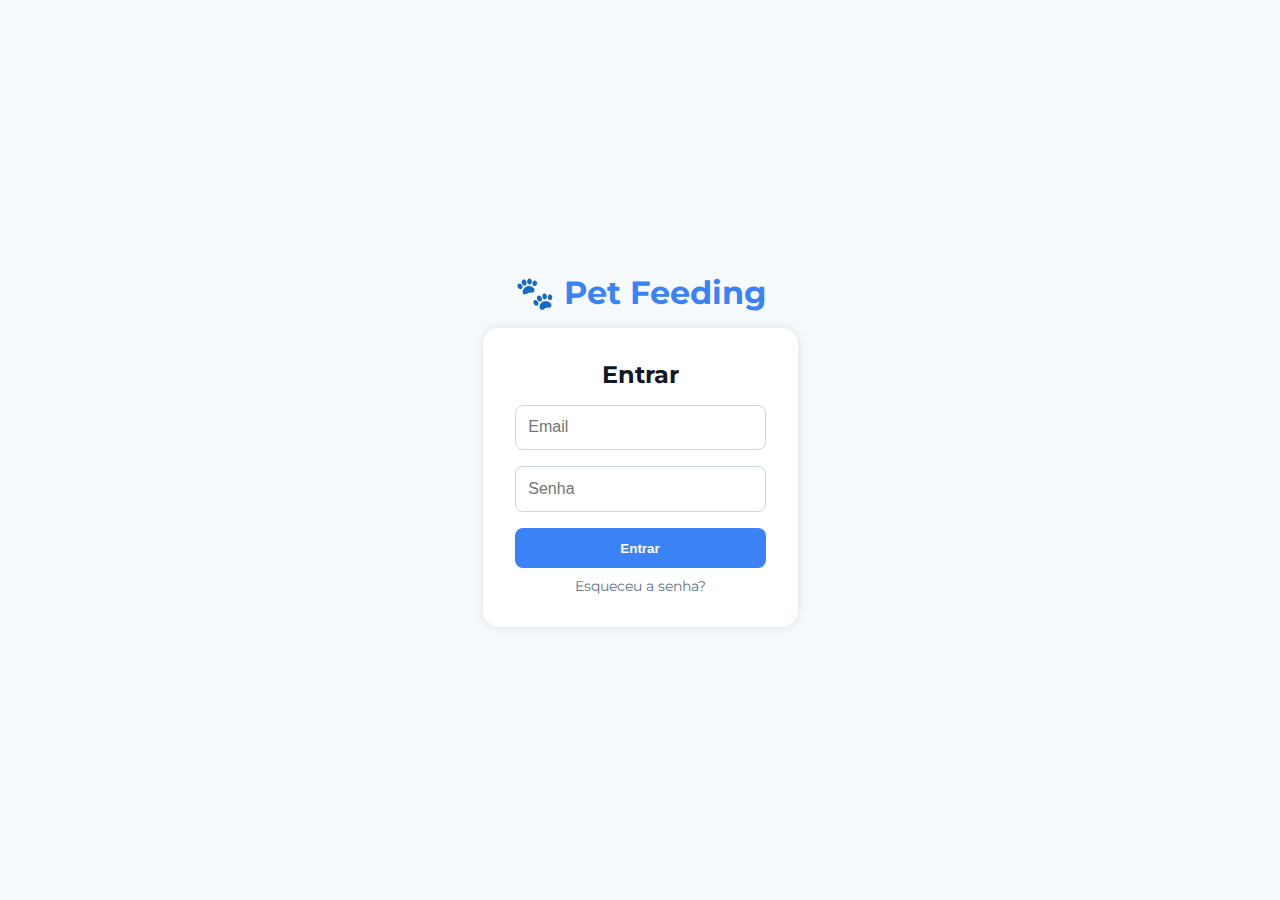
<file: index.html>
<!DOCTYPE html>
<html lang="pt-BR">
<head>
  <meta charset="UTF-8" />
  <meta name="viewport" content="width=device-width, initial-scale=1.0"/>
  <title>Login - Pet Feeding</title>
  <link rel="stylesheet" href="styles/index.css" />
  <link rel="stylesheet" href="https://cdnjs.cloudflare.com/ajax/libs/font-awesome/6.4.0/css/all.min.css" />
  <link href="https://fonts.googleapis.com/css2?family=Montserrat&display=swap" rel="stylesheet">
</head>
<body>
  <div class="container">
    <h1 class="logo">🐾 Pet Feeding</h1>
    <div class="card">
      <h2>Entrar</h2>
      <input type="email" placeholder="Email" />
      <input type="password" placeholder="Senha" />
      <a href="home.html"><button class="btn-primary">Entrar</button></a>
      <a href="#" class="link">Esqueceu a senha?</a>
    </div>
  </div>
</body>
</html>
</file>
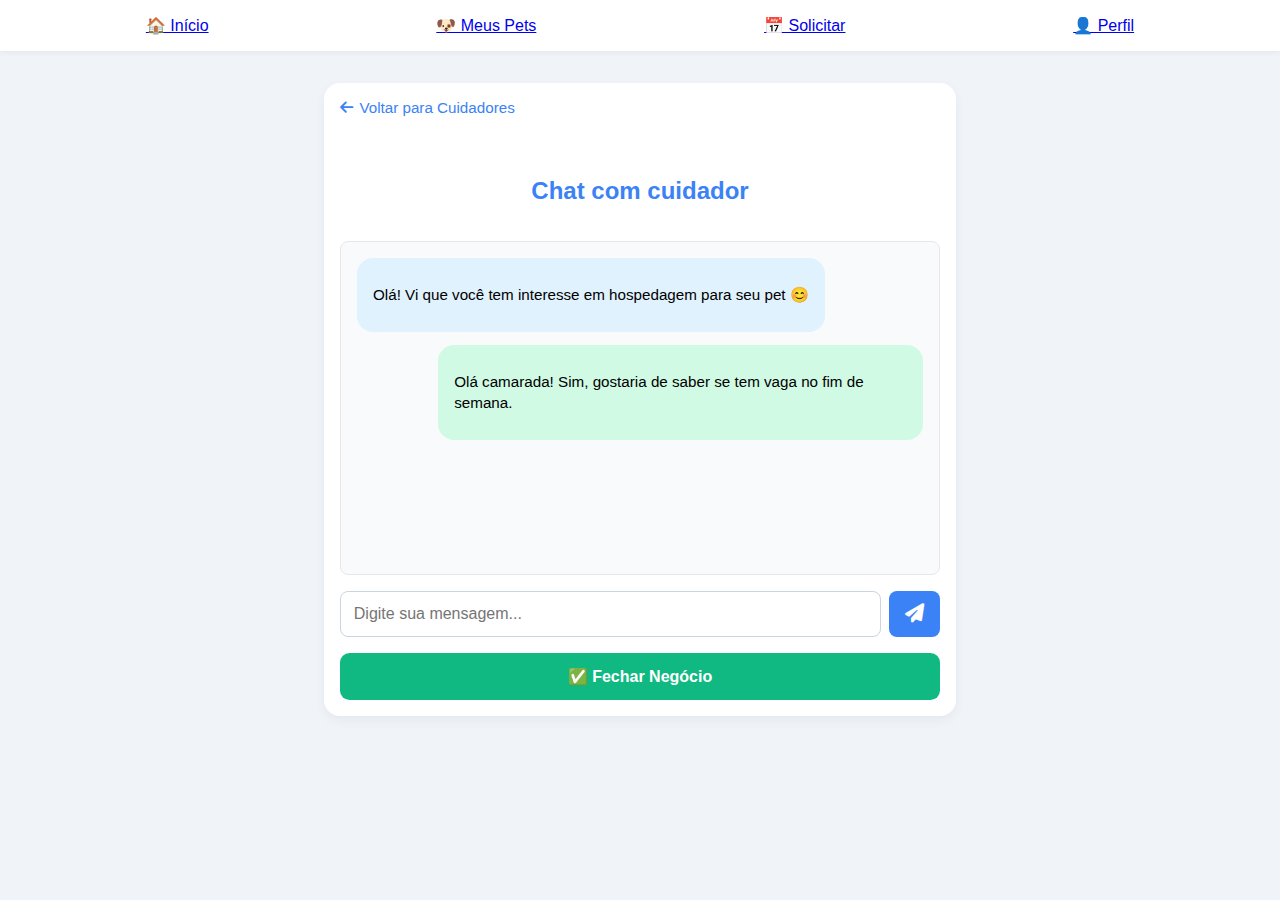
<file: chat-cuidador.html>
<!DOCTYPE html>
<html lang="pt-BR">
<head>
  <meta charset="UTF-8" />
  <meta name="viewport" content="width=device-width, initial-scale=1.0" />
  <title>Chat com Cuidador - Pet Feeding</title>
  <link rel="stylesheet" href="styles/chat-cuidador.css" />
  <link rel="stylesheet" href="styles/navbar.css" />
  <link rel="stylesheet" href="https://cdnjs.cloudflare.com/ajax/libs/font-awesome/6.4.0/css/all.min.css" />
</head>
<body>
  <!-- Navbar -->
  <nav class="navbar">
    <a href="home.html">🏠 Início</a>
    <a href="meus-pets.html">🐶 Meus Pets</a>
    <a href="solicitar.html">📅 Solicitar</a>
    <a href="perfil.html">👤 Perfil</a>
  </nav>

  <div class="chat-container">
    <!-- Seta de voltar -->
    <div class="voltar">
      <a href="cuidador.html"><i class="fas fa-arrow-left"></i> Voltar para Cuidadores</a>
    </div>

    <h2 class="chat-title">Chat com cuidador</h2>

    <div class="chat-box">
      <div class="message received">
        <p>Olá! Vi que você tem interesse em hospedagem para seu pet 😊</p>
      </div>
      <div class="message sent">
        <p>Olá camarada! Sim, gostaria de saber se tem vaga no fim de semana.</p>
      </div>
    </div>

    <form class="chat-input">
      <input type="text" placeholder="Digite sua mensagem..." />
      <button type="submit"><i class="fas fa-paper-plane"></i></button>
    </form>

    <button id="fechar-btn" class="btn-finalizar">✅ Fechar Negócio</button>
  </div>

  <script>
    const form = document.querySelector(".chat-input");
    const input = form.querySelector("input");
    const chatBox = document.querySelector(".chat-box");
    const fecharBtn = document.getElementById("fechar-btn");

    form.addEventListener("submit", (e) => {
      e.preventDefault();
      const text = input.value.trim();
      if (text) {
        const msg = document.createElement("div");
        msg.classList.add("message", "sent");
        msg.innerHTML = `<p>${text}</p>`;
        chatBox.appendChild(msg);
        chatBox.scrollTop = chatBox.scrollHeight;
        input.value = "";
      }
    });

    fecharBtn.addEventListener("click", () => {
      fecharBtn.textContent = "Negócio fechado ✅";
      fecharBtn.style.backgroundColor = "#047857";
      fecharBtn.disabled = true;
    });
  </script>
  <script src="scripts/navbar-toggle.js"></script>
</body>
</html>
</file>
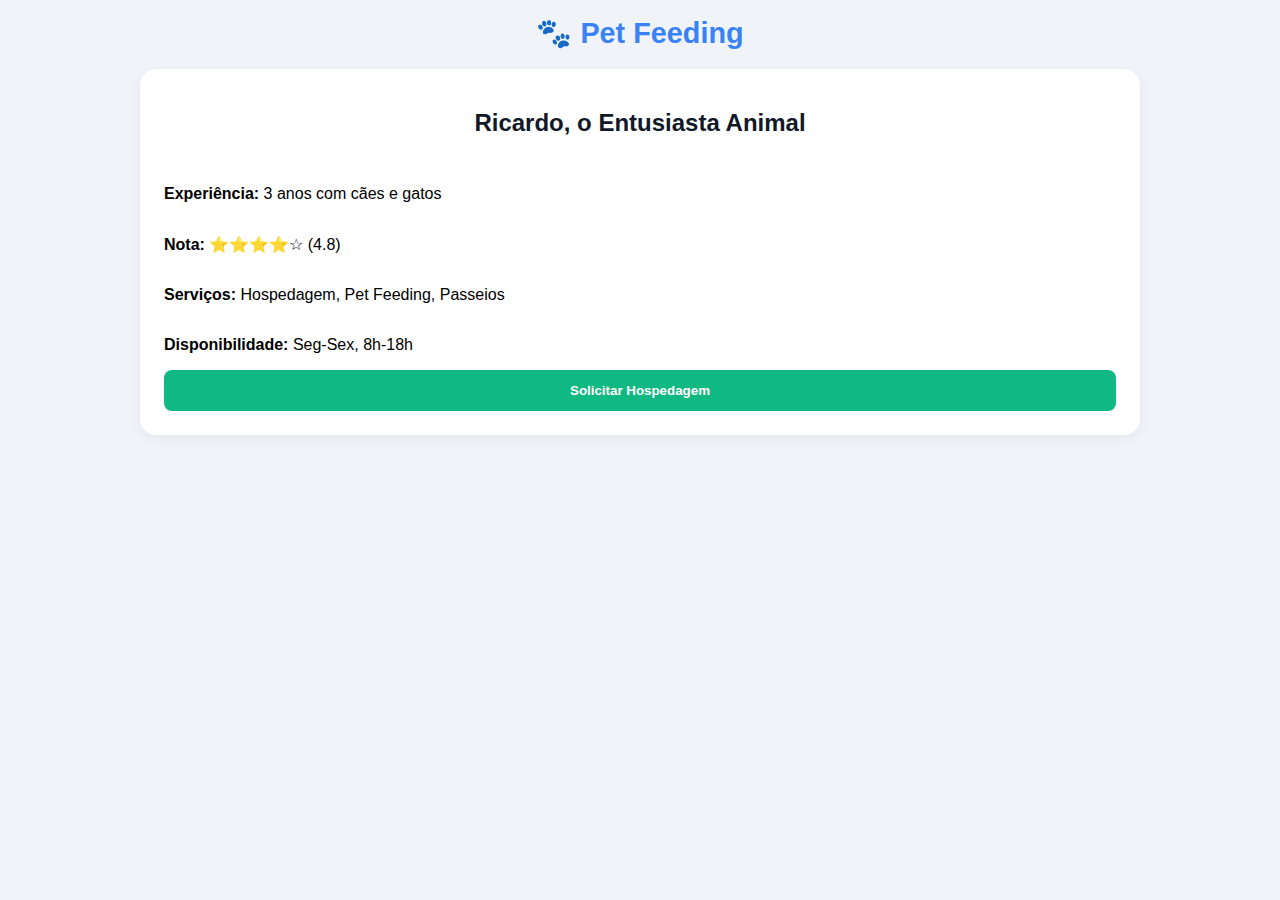
<file: cuidador.html>
<!DOCTYPE html>
<html lang="pt-BR">
<head>
  <meta charset="UTF-8">
  <meta name="viewport" content="width=device-width, initial-scale=1.0">
  <title>Cuidador - Pet Feeding</title>
  <link rel="stylesheet" href="styles/cuidador.css">
</head>
<body>
  <div class="container">
    <h1 class="logo">🐾 Pet Feeding</h1>
    <div class="card">
      <h2>Ricardo, o Entusiasta Animal</h2>
      <p><strong>Experiência:</strong> 3 anos com cães e gatos</p>
      <p><strong>Nota:</strong> ⭐⭐⭐⭐☆ (4.8)</p>
      <p><strong>Serviços:</strong> Hospedagem, Pet Feeding, Passeios</p>
      <p><strong>Disponibilidade:</strong> Seg-Sex, 8h-18h</p>
      <button class="btn-primary">Solicitar Hospedagem</button>
    </div>
  </div>
</body>
</html>
</file>
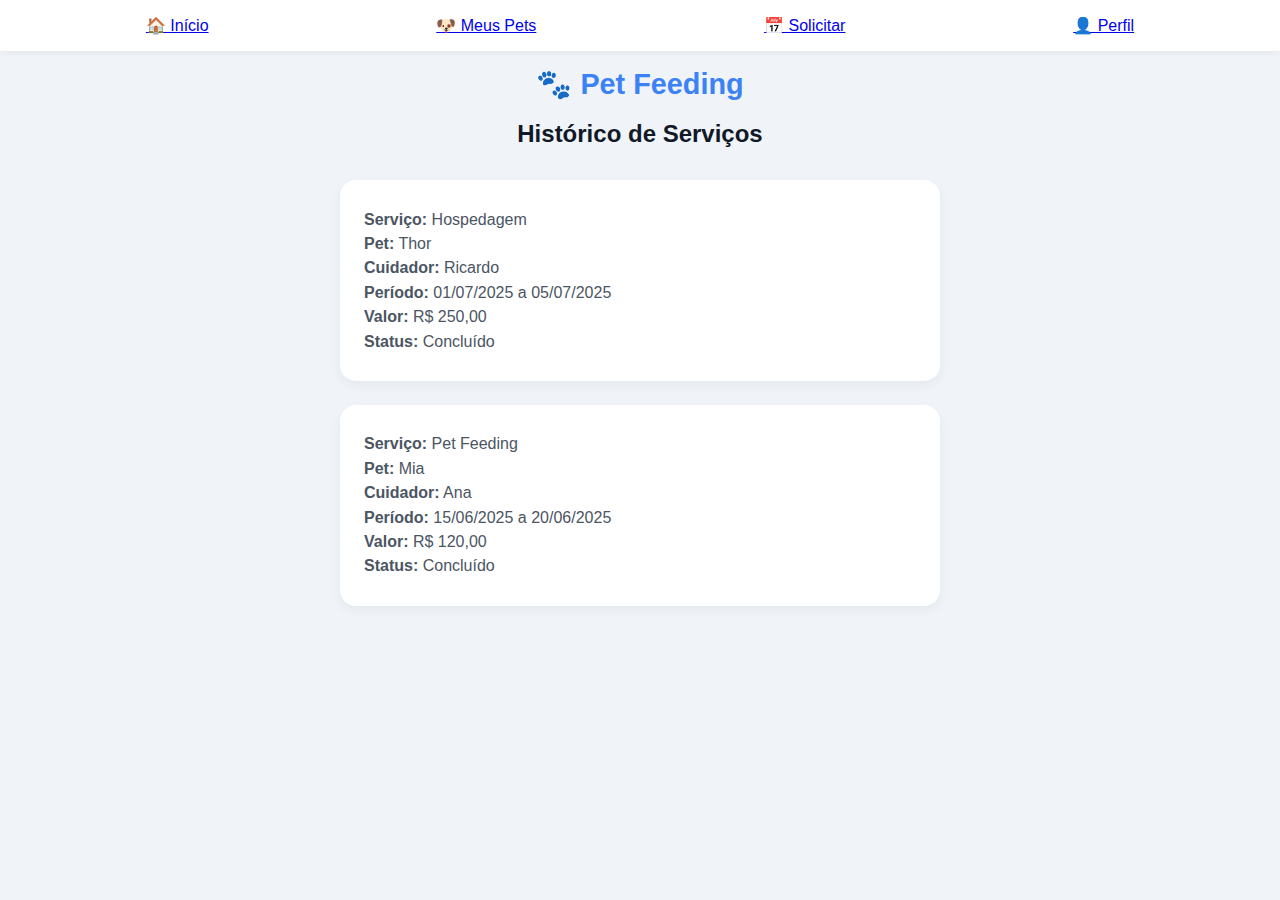
<file: historico.html>
<!DOCTYPE html>
<html lang="pt-BR">
<head>
  <meta charset="UTF-8" />
  <meta name="viewport" content="width=device-width, initial-scale=1" />
  <title>Histórico - Pet Feeding</title>
  <link rel="stylesheet" href="styles/historico.css" />
  <link rel="stylesheet" href="styles/navbar.css" />
</head>
<body>

  <!-- Navbar -->
  <nav class="navbar">
    <a href="home.html">🏠 Início</a>
    <a href="meus-pets.html">🐶 Meus Pets</a>
    <a href="solicitar.html">📅 Solicitar</a>
    <a href="perfil.html">👤 Perfil</a>
  </nav>

  <div class="container">
    <h1 class="logo">🐾 Pet Feeding</h1>
    <h2>Histórico de Serviços</h2>

    <div class="card">
      <p><strong>Serviço:</strong> Hospedagem</p>
      <p><strong>Pet:</strong> Thor</p>
      <p><strong>Cuidador:</strong> Ricardo</p>
      <p><strong>Período:</strong> 01/07/2025 a 05/07/2025</p>
      <p><strong>Valor:</strong> R$ 250,00</p>
      <p><strong>Status:</strong> Concluído</p>
    </div>

    <div class="card">
      <p><strong>Serviço:</strong> Pet Feeding</p>
      <p><strong>Pet:</strong> Mia</p>
      <p><strong>Cuidador:</strong> Ana</p>
      <p><strong>Período:</strong> 15/06/2025 a 20/06/2025</p>
      <p><strong>Valor:</strong> R$ 120,00</p>
      <p><strong>Status:</strong> Concluído</p>
    </div>
  </div>
  <script src="scripts/navbar-toggle.js"></script>
</body>

</html>
</file>
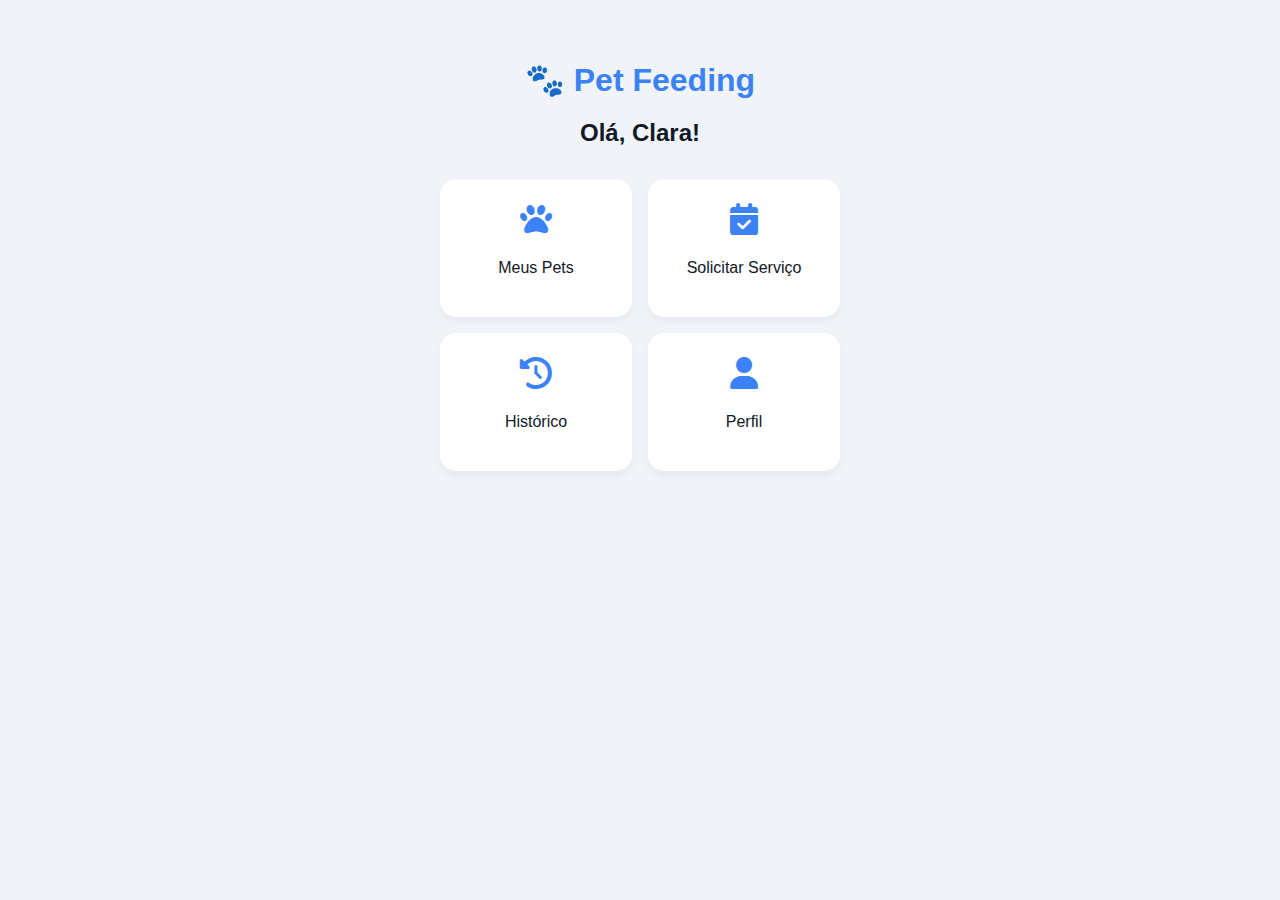
<file: home.html>
<!DOCTYPE html>
<html lang="pt-BR">
<head>
  <meta charset="UTF-8" />
  <meta name="viewport" content="width=device-width, initial-scale=1.0"/>
  <title>Início - Pet Feeding</title>
  <link rel="stylesheet" href="styles/home.css" />
  <link rel="stylesheet" href="https://cdnjs.cloudflare.com/ajax/libs/font-awesome/6.4.0/css/all.min.css" />
</head>
<body>
  <div class="container">
    <h1 class="logo">🐾 Pet Feeding</h1>
    <h2>Olá, Clara!</h2>
    <div class="grid">
      <a href="meus-pets.html" class="card-link"><i class="fas fa-paw"></i><p>Meus Pets</p></a>
      <a href="solicitar.html" class="card-link"><i class="fas fa-calendar-check"></i><p>Solicitar Serviço</p></a>
      <a href="#" class="card-link"><i class="fas fa-history"></i><p>Histórico</p></a>
      <a href="#" class="card-link"><i class="fas fa-user"></i><p>Perfil</p></a>
    </div>
  </div>
</body>
</html>
</file>
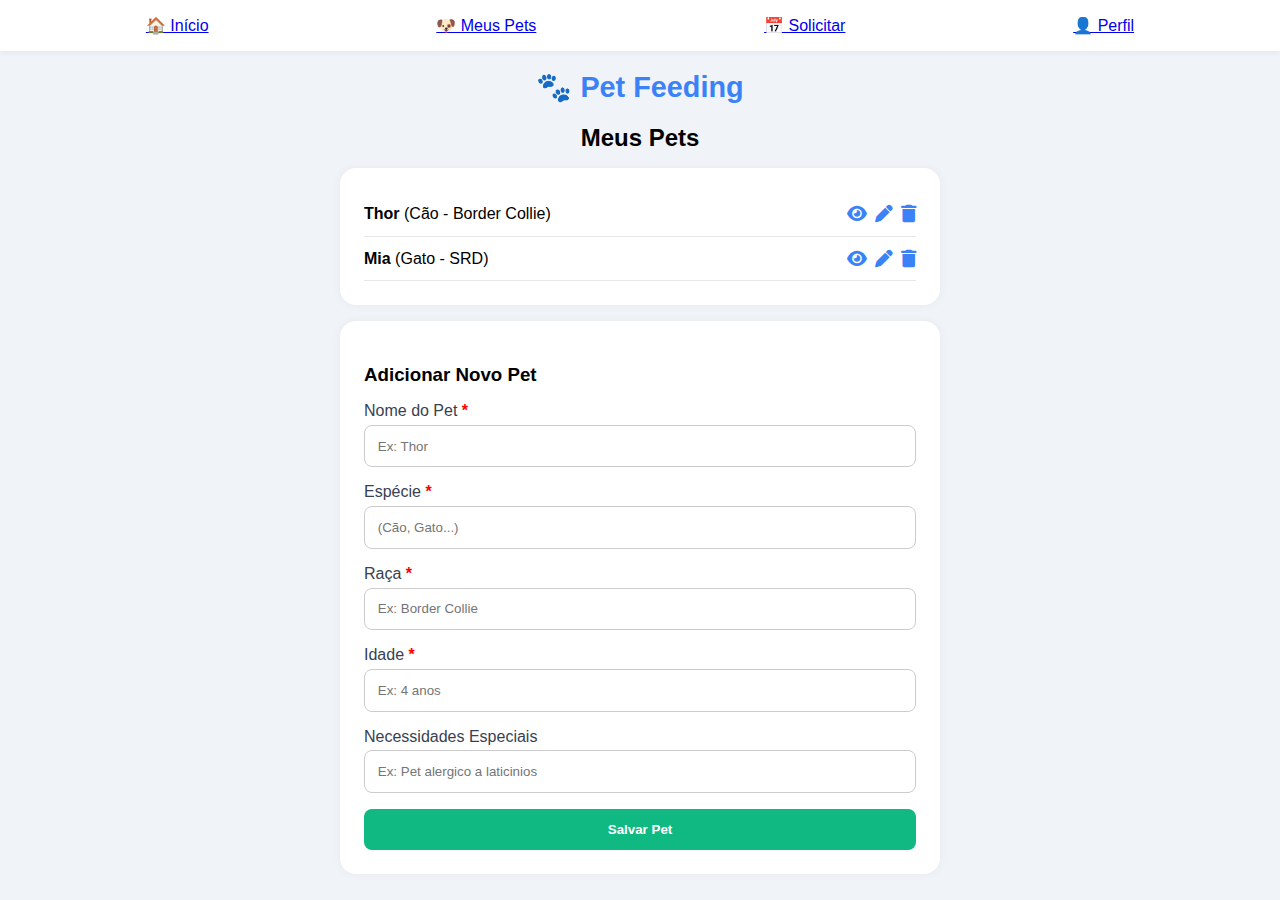
<file: meus-pets.html>
<!DOCTYPE html>
<html lang="pt-BR">

<head>
    <meta charset="UTF-8" />
    <meta name="viewport" content="width=device-width, initial-scale=1.0" />
    <title>Meus Pets - Pet Feeding</title>
    <link rel="stylesheet" href="styles/navbar.css" />
    <link rel="stylesheet" href="styles/meus-pets.css" />
    <link rel="stylesheet" href="https://cdnjs.cloudflare.com/ajax/libs/font-awesome/6.4.0/css/all.min.css" />
</head>

<body>

    <nav class="navbar">
        <a href="home.html">🏠 Início</a>
        <a href="meus-pets.html">🐶 Meus Pets</a>
        <a href="solicitar.html">📅 Solicitar</a>
        <a href="perfil.html">👤 Perfil</a>
    </nav>

    <div class="container">
        <h1 class="logo">🐾 Pet Feeding</h1>
        <h2>Meus Pets</h2>


        <div class="card">
            <div class="pet-item">
                <div class="pet-info">
                    <p><strong>Thor</strong> (Cão - Border Collie)</p>
                </div>
                <div class="crud-icons">
                    <i class="fas fa-eye" title="Visualizar"></i>
                    <i class="fas fa-pen" title="Editar"></i>
                    <i class="fas fa-trash" title="Excluir"></i>
                </div>
            </div>

            <div class="pet-item">
                <div class="pet-info">
                    <p><strong>Mia</strong> (Gato - SRD)</p>
                </div>
                <div class="crud-icons">
                    <i class="fas fa-eye" title="Visualizar"></i>
                    <i class="fas fa-pen" title="Editar"></i>
                    <i class="fas fa-trash" title="Excluir"></i>
                </div>
            </div>
        </div>


        <!-- Formulário de adição -->
        <div class="card">
            <h3>Adicionar Novo Pet</h3>

            <label for="nome">Nome do Pet <span class="required">*</span></label>
            <input id="nome" type="text" placeholder="Ex: Thor" />

            <label for="especie">Espécie <span class="required">*</span></label>
            <input id="especie" type="text" placeholder="(Cão, Gato...)" />

            <label for="raca">Raça <span class="required">*</span></label>
            <input id="raca" type="text" placeholder="Ex: Border Collie" />

            <label for="idade">Idade <span class="required">*</span></label>
            <input id="idade" type="text" placeholder="Ex: 4 anos" />

            <label for="necessidades">Necessidades Especiais</label>
            <input id="necessidades" type="text" placeholder="Ex: Pet alergico a laticinios" />


            <button class="btn-primary">Salvar Pet</button>
        </div>
    </div>
    <script src="scripts/navbar-toggle.js"></script>
</body>

</html>
</file>
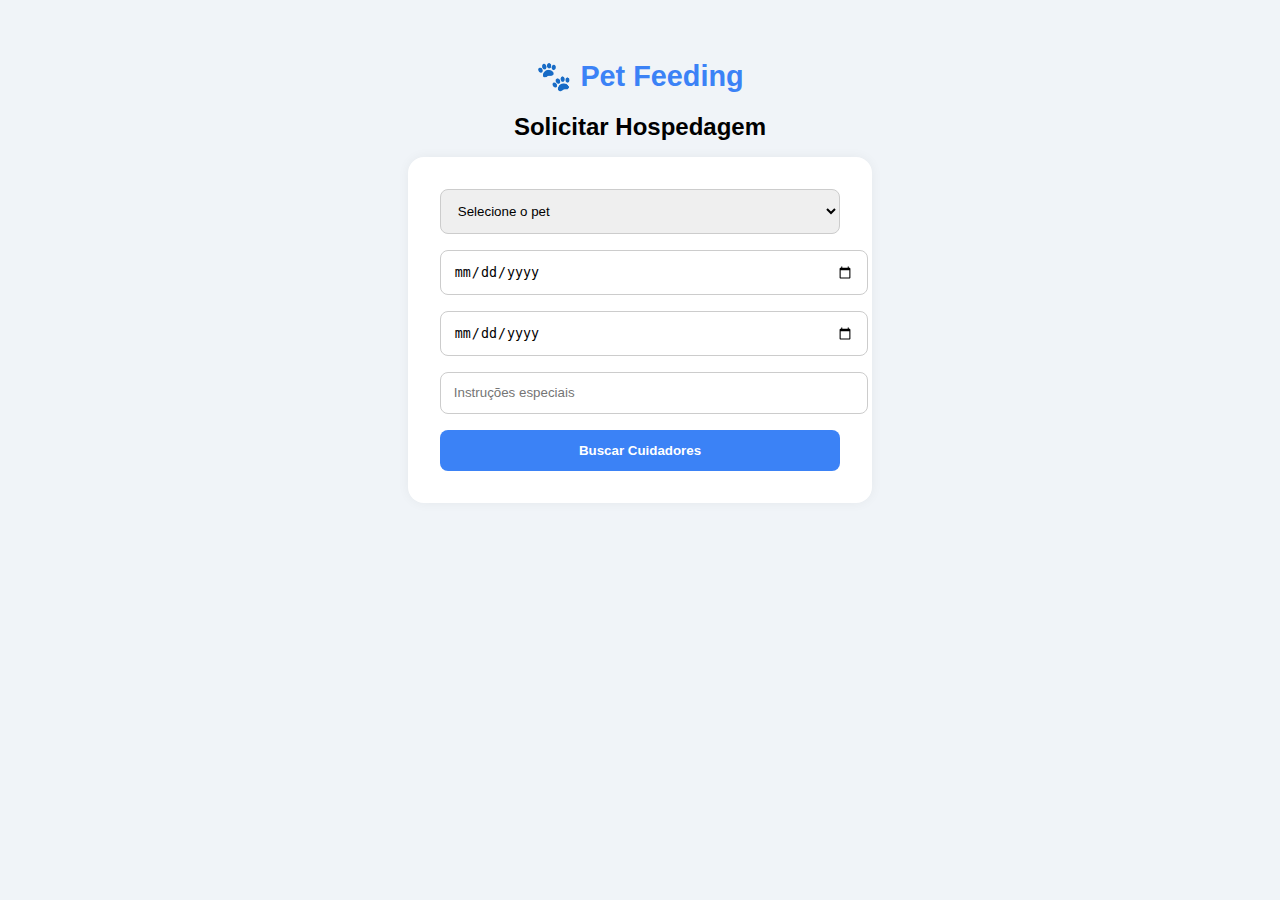
<file: solicitar.html>
<!DOCTYPE html>
<html lang="pt-BR">
<head>
  <meta charset="UTF-8">
  <meta name="viewport" content="width=device-width, initial-scale=1.0">
  <title>Solicitar Serviço - Pet Feeding</title>
  <link rel="stylesheet" href="styles/solicitar.css">
</head>
<body>
  <div class="container">
    <h1 class="logo">🐾 Pet Feeding</h1>
    <h2>Solicitar Hospedagem</h2>
    <div class="card">
      <select>
        <option>Selecione o pet</option>
        <option>Thor</option>
        <option>Mia</option>
      </select>
      <input type="date" placeholder="Data início" />
      <input type="date" placeholder="Data fim" />
      <input type="text" placeholder="Instruções especiais" />
      <a href="cuidador.html"><button class="btn-primary">Buscar Cuidadores</button></a>
    </div>
  </div>
</body>
</html>
</file>
<file: styles/index.css>
* {
  margin: 0;
  padding: 0;
  box-sizing: border-box;
}

body {
  font-family: 'Montserrat', sans-serif;
  background-color: #f7fafc;
  display: flex;
  justify-content: center;
  align-items: center;
  height: 100vh;
}

.container {
  text-align: center;
}

.logo {
  font-size: 2rem;
  margin-bottom: 1rem;
  color: #3b82f6;
}

.card {
  background: white;
  padding: 2rem;
  border-radius: 1rem;
  box-shadow: 0 0 12px rgba(0, 0, 0, 0.1);
  width: 90%;
  max-width: 350px;
  margin: auto;
}

.card h2 {
  margin-bottom: 1rem;
  color: #111827;
}

input {
  width: 100%;
  padding: 0.8rem;
  margin-bottom: 1rem;
  border: 1px solid #cbd5e1;
  border-radius: 0.5rem;
  font-size: 1rem;
}

.btn-primary {
  width: 100%;
  padding: 0.8rem;
  background-color: #3b82f6;
  color: white;
  border: none;
  border-radius: 0.5rem;
  font-weight: bold;
  cursor: pointer;
  margin-bottom: 0.5rem;
  transition: background 0.3s ease;
}

.btn-primary:hover {
  background-color: #2563eb;
}

.link {
  font-size: 0.9rem;
  color: #64748b;
  text-decoration: none;
}

.link:hover {
  color: #1e40af;
}
</file>
<file: styles/chat-cuidador.css>
body {
  margin: 0;
  font-family: 'Montserrat', sans-serif;
  background-color: #f0f4f8;
}

/* Container */
.chat-container {
  max-width: 600px;
  margin: 2rem auto;
  padding: 1rem;
  background: #fff;
  border-radius: 1rem;
  box-shadow: 0 4px 12px rgba(0, 0, 0, 0.05);
  display: flex;
  flex-direction: column;
  gap: 1rem;
}

/* Botão de voltar */
.voltar {
  margin-bottom: -1rem;
}

.voltar a {
  color: #3b82f6;
  text-decoration: none;
  font-weight: 500;
  display: inline-flex;
  align-items: center;
  gap: 0.4rem;
  font-size: 0.95rem;
}

.voltar a:hover {
  text-decoration: underline;
}

/* Título */
.chat-title {
  margin-top: 10%;
  text-align: center;
  font-size: 1.5rem;
  color: #3b82f6;
}

/* Caixa de mensagens */
.chat-box {
  height: 300px;
  overflow-y: auto;
  border: 1px solid #e5e7eb;
  padding: 1rem;
  border-radius: 0.5rem;
  background-color: #f9fafb;
  display: flex;
  flex-direction: column;
  gap: 0.8rem;
}

.message {
  max-width: 80%;
  padding: 0.7rem 1rem;
  border-radius: 1rem;
  font-size: 0.95rem;
  line-height: 1.4;
}

.received {
  background-color: #e0f2fe;
  align-self: flex-start;
}

.sent {
  background-color: #d1fae5;
  align-self: flex-end;
}

/* Campo de digitação */
.chat-input {
  display: flex;
  gap: 0.5rem;
}

.chat-input input {
  flex: 1;
  padding: 0.8rem;
  font-size: 1rem;
  border-radius: 0.5rem;
  border: 1px solid #cbd5e1;
}

.chat-input button {
  background-color: #3b82f6;
  border: none;
  color: white;
  padding: 0 1rem;
  border-radius: 0.5rem;
  cursor: pointer;
  font-size: 1.2rem;
}

.navbar {
  display: flex;
  justify-content: space-around;
  align-items: center;
  background-color: #fff;
  padding: 1rem 2rem;
  box-shadow: 0 2px 6px rgba(0, 0, 0, 0.05);
  position: sticky;
  top: 0;
  z-index: 10;
  flex-wrap: wrap;
}

/* Botão "Fechar negócio" */
.btn-finalizar {
  background-color: #10b981;
  color: white;
  padding: 0.9rem;
  font-weight: bold;
  border: none;
  border-radius: 0.6rem;
  font-size: 1rem;
  cursor: pointer;
  transition: background 0.3s ease;
}

.btn-finalizar:hover {
  background-color: #059669;
}

/* Responsivo */
@media (max-width: 600px) {
  .chat-container {
    margin: 1rem;
    padding: 1rem;
  }

  .chat-box {
    height: 250px;
  }

  .chat-title {
    margin-top: 20%;
    font-size: 1.2rem;
  }

  .btn-finalizar {
    font-size: 0.95rem;
  }
}
</file>
<file: styles/navbar.css>
/* Ícone do menu hamburguer */
.hamburger-icon {
  display: none;
  font-size: 2.2rem;   /* maior */
  cursor: pointer;
  color: #3b82f6;
  user-select: none;
  margin-right: auto;  /* alinha à esquerda */
}

/* Overlay escuro (fundo) */
.mobile-overlay {
  display: none;
  position: fixed;
  inset: 0;
  background-color: rgba(0, 0, 0, 0.4);
  z-index: 99;
}

/* Menu lateral (off-canvas) */
.mobile-menu {
  display: none;
  flex-direction: column;
  position: fixed;
  top: 0;
  left: 0;
  width: 70%;
  height: 100%;
  background: white;
  padding: 3rem 2rem; /* mais espaço interno */
  box-shadow: 2px 0 10px rgba(0, 0, 0, 0.1);
  z-index: 100;
  gap: 1.5rem; /* espaçamento maior entre os links */
}

/* Links no menu mobile estilo app: maiores, blocos, com padding */
.mobile-menu a {
  margin-bottom: 0;
  padding: 1rem 1.5rem;
  text-decoration: none;
  color: #3b82f6;
  font-size: 1.3rem;  /* maior */
  font-weight: 600;
  border-radius: 0.5rem;
  background-color: #e0e7ff; /* leve fundo azul */
  transition: background-color 0.3s ease;
  user-select: none;
}

.mobile-menu a:hover {
  background-color: #c7d2fe;
}

/* Mostrar menu e overlay quando ativos */
.mobile-menu.active,
.mobile-overlay.active {
  display: flex;
}

/* Regras para telas pequenas */
@media (max-width: 768px) {
  .navbar {
    justify-content: flex-start; /* alinha itens à esquerda */
  }

  .navbar a {
    display: none;
  }

  .hamburger-icon {
    display: block;
  }
}
</file>
<file: styles/cuidador.css>
body {
  font-family: 'Montserrat', sans-serif;
  background-color: #f0f4f8;
  margin: 0;
  padding: 0;
}

/* Navbar */
.navbar {
  background-color: #fff;
  padding: 1rem 2rem;
  display: flex;
  justify-content: space-around;
  box-shadow: 0 2px 6px rgba(0,0,0,0.05);
  position: sticky;
  top: 0;
  z-index: 10;
}

.navbar a {
  text-decoration: none;
  color: #3b82f6;
  font-weight: 500;
}

.logo {
  text-align: center;
  font-size: 1.8rem;
  color: #3b82f6;
  margin-top: 1rem;
}

h2 {
  text-align: center;
  color: #111827;
  margin: 1rem 0 2rem 0;
}

.container {
  padding: 0 1.5rem 2rem;
  max-width: 1000px;
  margin: 0 auto;
}

.grid {
  display: grid;
  grid-template-columns: repeat(auto-fit, minmax(300px, 1fr));
  gap: 1.5rem;
}

.card {
  background: white;
  border-radius: 1rem;
  padding: 1.5rem;
  box-shadow: 0 4px 12px rgba(0,0,0,0.05);
  display: flex;
  flex-direction: column;
  justify-content: space-between;
}

.card h3 {
  font-size: 1.2rem;
  color: #1f2937;
  margin-bottom: 1rem;
}

.card ul {
  list-style: none;
  padding: 0;
  margin: 0 0 1rem 0;
}

.card li {
  margin-bottom: 0.6rem;
  color: #4b5563;
  font-size: 0.95rem;
}

.card i {
  margin-right: 0.5rem;
  color: #3b82f6;
}

.btn-primary {
  background-color: #10b981;
  color: white;
  border: none;
  border-radius: 0.5rem;
  padding: 0.8rem;
  font-weight: bold;
  cursor: pointer;
  transition: background 0.3s ease;
}

.btn-primary:hover {
  background-color: #059669;
}
</file>
<file: styles/historico.css>
body {
  font-family: 'Montserrat', sans-serif;
  background-color: #f0f4f8;
  margin: 0;
  padding: 0;
}

/* Navbar */
.navbar {
  display: flex;
  justify-content: space-around;
  align-items: center;
  background-color: #fff;
  padding: 1rem 2rem;
  box-shadow: 0 2px 6px rgba(0, 0, 0, 0.05);
  position: sticky;
  top: 0;
  z-index: 10;
  flex-wrap: wrap;
}

.logo {
  text-align: center;
  font-size: 1.8rem;
  color: #3b82f6;
  margin-top: 1rem;
}

h2 {
  text-align: center;
  color: #111827;
  margin: 1rem 0 2rem 0;
}

.container {
  padding: 0 1.5rem 2rem;
  max-width: 600px;
  margin: 0 auto;
}

.card {
  background: white;
  border-radius: 1rem;
  padding: 1.5rem;
  box-shadow: 0 4px 12px rgba(0,0,0,0.05);
  margin-bottom: 1.5rem;
}

.card p {
  margin: 0.4rem 0;
  color: #4b5563;

}

label {
  display: block;
  margin-bottom: 0.3rem;
  font-weight: 600;
  color: #374151;
}

input {
  width: 100%;
  padding: 0.7rem;
  margin-bottom: 1rem;
  border-radius: 0.5rem;
  border: 1px solid #ccc;
  font-size: 1rem;
}

.btn-primary {
  width: 100%;
  padding: 0.8rem;
  background-color: #3b82f6;
  color: white;
  border: none;
  border-radius: 0.5rem;
  font-weight: bold;
  cursor: pointer;
  transition: background 0.3s ease;
}

.btn-primary:hover {
  background-color: #2563eb;
}
</file>
<file: styles/home.css>
body {
  font-family: 'Montserrat', sans-serif;
  background-color: #f0f4f8;
  padding: 2rem;
  text-align: center;
}

.logo {
  font-size: 2rem;
  color: #3b82f6;
  margin-bottom: 1rem;
}

h2 {
  color: #111827;
  margin-bottom: 2rem;
}

.grid {
  display: grid;
  grid-template-columns: repeat(2, 1fr);
  gap: 1rem;
  max-width: 400px;
  margin: 0 auto;
}

.card-link {
  background: white;
  padding: 1.5rem;
  border-radius: 1rem;
  text-decoration: none;
  color: #111827;
  box-shadow: 0 4px 8px rgba(0, 0, 0, 0.05);
  transition: transform 0.2s ease;
}

.card-link:hover {
  transform: scale(1.05);
}

.card-link i {
  font-size: 2rem;
  color: #3b82f6;
  margin-bottom: 0.5rem;
}
</file>
<file: styles/meus-pets.css>
* {
  box-sizing: border-box;
}


body {
  font-family: 'Montserrat', sans-serif;
  background-color: #f0f4f8;
   margin: 0;
  padding: 0;
}

.required {
  color: red;
  font-weight: bold;
}


.navbar {
  display: flex;
  justify-content: space-around;
  align-items: center;
  background-color: #fff;
  padding: 1rem 2rem;
  box-shadow: 0 2px 6px rgba(0, 0, 0, 0.05);
  position: sticky;
  top: 0;
  z-index: 10;
  flex-wrap: wrap;
}

.logo {
  text-align: center;
  font-size: 1.8rem;
  color: #3b82f6;
  margin-bottom: 1rem;
}

h2 {
  text-align: center;
  margin-bottom: 1rem;
}

.card {
  background: white;
  padding: 1.5rem;
  margin: 1rem auto;
  border-radius: 1rem;
  box-shadow: 0 0 10px rgba(0,0,0,0.05);
  max-width: 600px;
  width: 100%;
}


.card h3 {
  margin-bottom: 1rem;
}

input {
  display: block;
  width: 100%;
  padding: 0.8rem;
  margin-bottom: 1rem;
  border: 1px solid #ccc;
  border-radius: 0.5rem;
}

label {
  display: block;
  margin-bottom: 0.3rem;
  font-weight: 500;
  color: #374151;
}

.pet-item {
  display: flex;
  justify-content: space-between;
  align-items: center;
  padding: 0.8rem 0;
  border-bottom: 1px solid #e5e7eb;
}

.pet-info p {
  margin: 0;
}

.crud-icons {
  display: flex;
  gap: 0.5rem;
}

.crud-icons i {
  font-size: 1.1rem;
  cursor: pointer;
  color: #3b82f6;
  transition: color 0.2s ease;
}

.crud-icons i:hover {
  color: #1e40af;
}

.btn-primary {
  width: 100%;
  padding: 0.8rem;
  background-color: #10b981;
  color: white;
  border: none;
  border-radius: 0.5rem;
  font-weight: bold;
  cursor: pointer;
}

.btn-primary:hover {
  background-color: #059669;
}
</file>
<file: styles/solicitar.css>
body {
  font-family: 'Montserrat', sans-serif;
  background-color: #f0f4f8;
  padding: 2rem;
}

.logo {
  text-align: center;
  font-size: 1.8rem;
  color: #3b82f6;
  margin-bottom: 1rem;
}

h2 {
  text-align: center;
  margin-bottom: 1rem;
}

.card {
  background: white;
  padding: 2rem;
  border-radius: 1rem;
  max-width: 400px;
  margin: 0 auto;
  box-shadow: 0 0 12px rgba(0,0,0,0.05);
}

select,
input {
  width: 100%;
  padding: 0.8rem;
  margin-bottom: 1rem;
  border-radius: 0.5rem;
  border: 1px solid #ccc;
}

.btn-primary {
  width: 100%;
  padding: 0.8rem;
  background-color: #3b82f6;
  color: white;
  border: none;
  border-radius: 0.5rem;
  font-weight: bold;
  cursor: pointer;
}

.btn-primary:hover {
  background-color: #2563eb;
}
</file>
